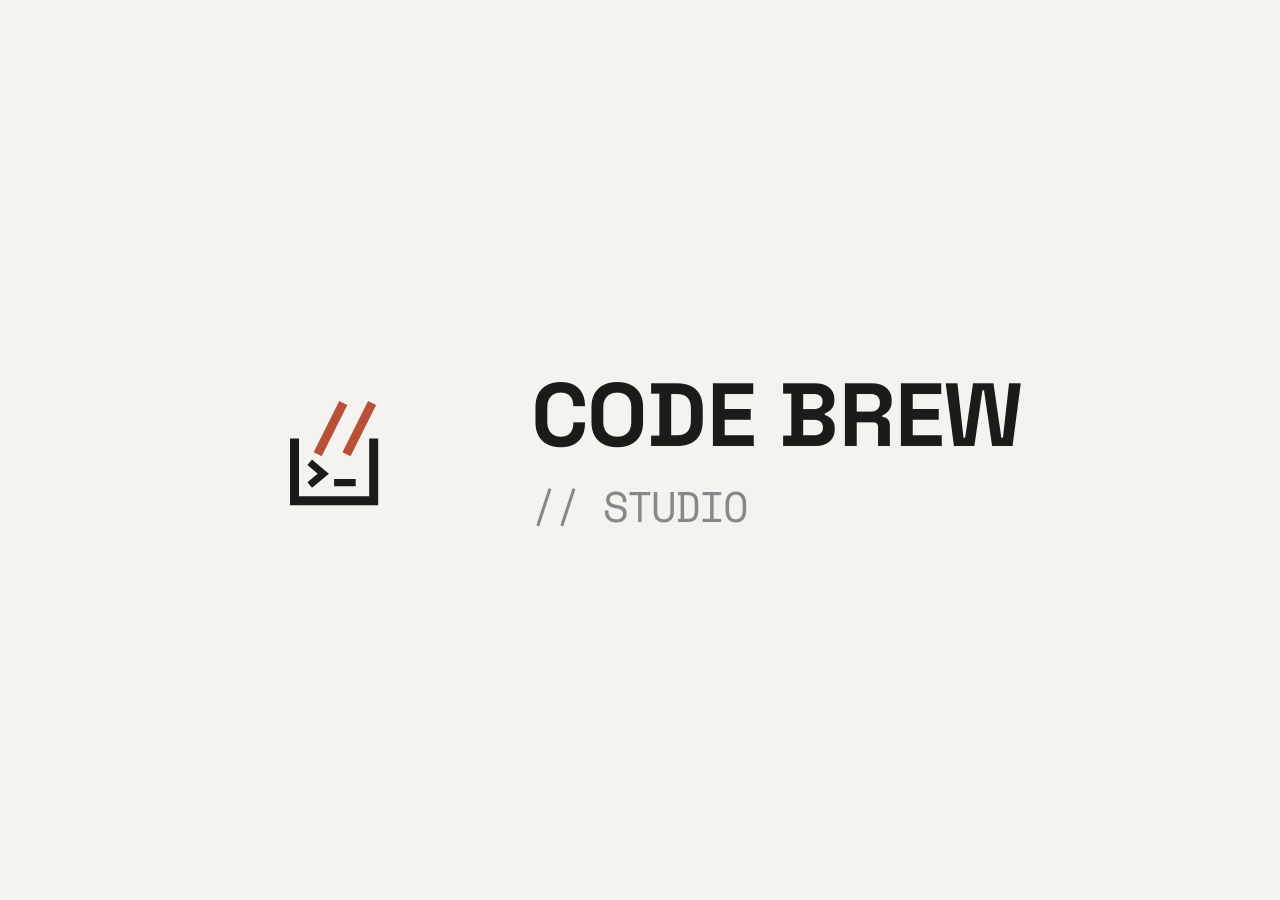
<file: logo-print.html>
<!DOCTYPE html>
<html>

<head>
  <link rel="preconnect" href="https://fonts.googleapis.com">
  <link rel="preconnect" href="https://fonts.gstatic.com" crossorigin>
  <link href="https://fonts.googleapis.com/css2?family=Space+Grotesk:wght@700&family=Space+Mono&display=swap"
    rel="stylesheet">
  <style>
    body {
      display: flex;
      justify-content: center;
      align-items: center;
      height: 100vh;
      margin: 0;
      background-color: #F4F3EF;
      /* Your Bone background */
    }

    .brand-lockup {
      display: flex;
      align-items: center;
      gap: 2rem;
      /* Scaled up gap */
      transform: scale(4);
      /* Scales the logo up 400% for high-res capture */
    }

    .brand {
      font-family: 'Space Grotesk', sans-serif;
      font-weight: 700;
      color: #1C1B1A;
      font-size: 1.4rem;
      line-height: 0.85;
      margin: 0;
    }

    .mono {
      font-family: 'Space Mono', monospace;
      color: #888;
      font-size: 0.65rem;
      margin-top: 0.3rem;
    }
  </style>
</head>

<body>

  <div class="brand-lockup">
    <svg width="36" height="36" viewBox="0 0 40 40" fill="none" xmlns="http://www.w3.org/2000/svg"
      style="flex-shrink: 0;">
      <path d="M 17 20 L 23 8 M 25 20 L 31 8" stroke="#B85038" stroke-width="2.5" stroke-linecap="square" />
      <path d="M 10 18 L 10 34 L 32 34 L 32 18" stroke="#1C1B1A" stroke-width="2.5" stroke-linecap="square"
        stroke-linejoin="miter" />
      <path d="M 15 24 L 18 26.5 L 15 29" stroke="#1C1B1A" stroke-width="2" stroke-linecap="square"
        stroke-linejoin="miter" />
      <line x1="21" y1="29" x2="27" y2="29" stroke="#1C1B1A" stroke-width="2" />
    </svg>

    <div style="display: flex; flex-direction: column; justify-content: center; transform: translateY(2px);">
      <span class="brand">CODE BREW</span>
      <span class="mono">// STUDIO</span>
    </div>
  </div>

</body>

</html>
</file>
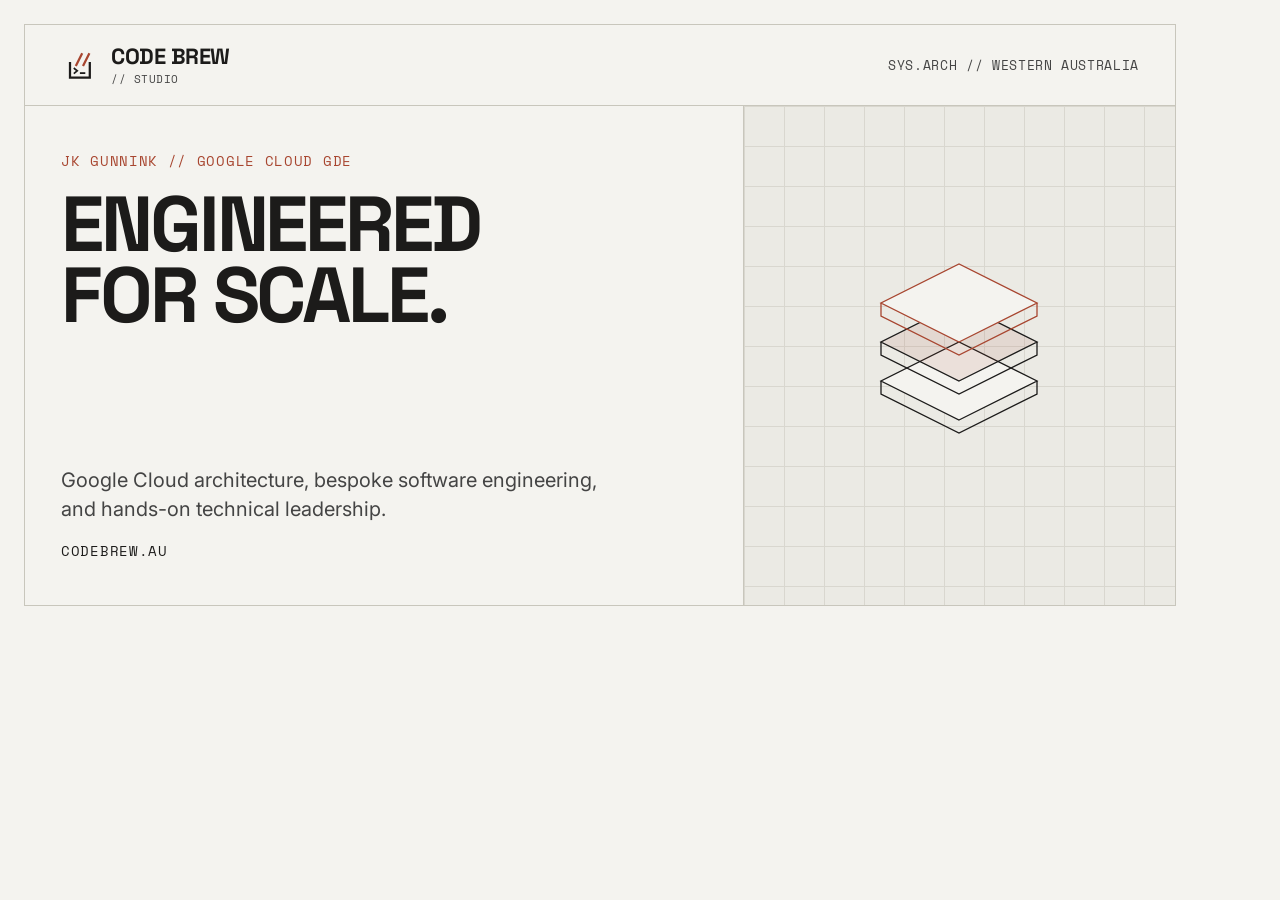
<file: docs/og-card.html>
<!DOCTYPE html>
<html lang="en-AU">

<head>
  <meta charset="UTF-8">
  <meta name="viewport" content="width=1200, initial-scale=1.0">
  <title>Code Brew Studio OG Card</title>
  <link rel="preconnect" href="https://fonts.googleapis.com">
  <link rel="preconnect" href="https://fonts.gstatic.com" crossorigin>
  <link
    href="https://fonts.googleapis.com/css2?family=Inter:wght@400;700&family=Space+Grotesk:wght@700&family=Space+Mono&display=swap"
    rel="stylesheet">
  <style>
    :root {
      --bg: #f4f3ef;
      --text: #1c1b1a;
      --softened-text: #444;
      --border: #c8c6bc;
      --accent: #a84630;
      --hover: #ebeae4;
    }

    * {
      margin: 0;
      padding: 0;
      box-sizing: border-box;
    }

    html,
    body {
      width: 1200px;
      height: 630px;
      overflow: hidden;
      background: var(--bg);
      color: var(--text);
      font-family: "Inter", sans-serif;
      -webkit-font-smoothing: antialiased;
    }

    body {
      padding: 24px;
      display: flex;
    }

    .card {
      width: 100%;
      height: 100%;
      border: 1px solid var(--border);
      display: flex;
      flex-direction: column;
    }

    .top-bar {
      border-bottom: 1px solid var(--border);
      padding: 20px 36px;
      display: flex;
      justify-content: space-between;
      align-items: center;
    }

    .brand-lockup {
      display: flex;
      align-items: center;
      gap: 14px;
    }

    .brand-text {
      display: flex;
      flex-direction: column;
      justify-content: center;
      transform: translateY(2px);
    }

    .brand {
      font-family: "Space Grotesk", sans-serif;
      font-weight: 700;
      font-size: 22px;
      line-height: 0.85;
      letter-spacing: -0.02em;
      text-transform: uppercase;
    }

    .brand-sub {
      font-family: "Space Mono", monospace;
      font-size: 11px;
      letter-spacing: 0.05em;
      text-transform: uppercase;
      color: var(--softened-text);
      margin-top: 5px;
    }

    .meta-tag {
      font-family: "Space Mono", monospace;
      font-size: 13px;
      letter-spacing: 0.05em;
      text-transform: uppercase;
      color: var(--softened-text);
    }

    .main-grid {
      display: grid;
      grid-template-columns: 1.25fr 0.75fr;
      flex: 1;
      min-height: 0;
    }

    .left {
      border-right: 1px solid var(--border);
      padding: 44px 36px;
      display: flex;
      flex-direction: column;
      justify-content: space-between;
    }

    .eyebrow {
      font-family: "Space Mono", monospace;
      font-size: 14px;
      letter-spacing: 0.05em;
      text-transform: uppercase;
      color: var(--accent);
    }

    h1 {
      font-family: "Space Grotesk", sans-serif;
      font-weight: 700;
      font-size: 78px;
      line-height: 0.92;
      letter-spacing: -0.04em;
      text-transform: uppercase;
      color: var(--text);
      margin-top: 18px;
    }

    .desc {
      font-size: 20px;
      line-height: 1.45;
      color: var(--softened-text);
      max-width: 560px;
    }

    .domain {
      font-family: "Space Mono", monospace;
      font-size: 14px;
      letter-spacing: 0.05em;
      text-transform: uppercase;
      color: var(--text);
      margin-top: 16px;
    }

    .right {
      background: var(--hover);
      position: relative;
      overflow: hidden;
      display: flex;
      align-items: center;
      justify-content: center;
    }

    .grid-bg {
      position: absolute;
      inset: 0;
      background-image: linear-gradient(var(--border) 1px, transparent 1px), linear-gradient(90deg, var(--border) 1px, transparent 1px);
      background-size: 40px 40px;
      opacity: 0.5;
    }

    .hero-svg {
      position: relative;
      z-index: 1;
      overflow: visible;
    }
  </style>
</head>

<body>
  <div class="card">
    <div class="top-bar">
      <div class="brand-lockup">
        <svg width="36" height="36" viewBox="0 0 40 40" fill="none" xmlns="http://www.w3.org/2000/svg">
          <path d="M 17 20 L 23 8 M 25 20 L 31 8" stroke="#a84630" stroke-width="2.5" stroke-linecap="square" />
          <path d="M 10 18 L 10 34 L 32 34 L 32 18" stroke="#1c1b1a" stroke-width="2.5" stroke-linecap="square"
            stroke-linejoin="miter" />
          <path d="M 15 24 L 18 26.5 L 15 29" stroke="#1c1b1a" stroke-width="2" stroke-linecap="square"
            stroke-linejoin="miter" />
          <line x1="21" y1="29" x2="27" y2="29" stroke="#1c1b1a" stroke-width="2" />
        </svg>
        <div class="brand-text">
          <span class="brand">CODE BREW</span>
          <span class="brand-sub">// STUDIO</span>
        </div>
      </div>
      <span class="meta-tag">SYS.ARCH // WESTERN AUSTRALIA</span>
    </div>

    <div class="main-grid">
      <div class="left">
        <div>
          <span class="eyebrow">JK GUNNINK // GOOGLE CLOUD GDE</span>
          <h1>ENGINEERED<br>FOR SCALE.</h1>
        </div>
        <div>
          <p class="desc">Google Cloud architecture, bespoke software engineering, and hands-on technical leadership.</p>
          <p class="domain">CODEBREW.AU</p>
        </div>
      </div>

      <div class="right">
        <div class="grid-bg"></div>
        <svg width="260" height="260" viewBox="0 0 100 100" class="hero-svg">
          <g>
            <path d="M50 75 L80 60 L50 45 L20 60 Z" fill="#f4f3ef" stroke="#1c1b1a" stroke-width="0.5" />
            <path d="M20 60 L20 65 L50 80 L80 65 L80 60" fill="none" stroke="#1c1b1a" stroke-width="0.5" />
          </g>
          <g>
            <path d="M50 60 L80 45 L50 30 L20 45 Z" fill="#a84630" stroke="#1c1b1a" stroke-width="0.5"
              opacity="0.1" />
            <path d="M50 60 L80 45 L50 30 L20 45 Z" fill="none" stroke="#1c1b1a" stroke-width="0.5" />
            <path d="M20 45 L20 50 L50 65 L80 50 L80 45" fill="none" stroke="#1c1b1a" stroke-width="0.5" />
          </g>
          <g>
            <path d="M50 45 L80 30 L50 15 L20 30 Z" fill="#f4f3ef" stroke="#a84630" stroke-width="0.5" />
            <path d="M20 30 L20 35 L50 50 L80 35 L80 30" fill="none" stroke="#a84630" stroke-width="0.5" />
          </g>
        </svg>
      </div>
    </div>
  </div>
</body>

</html>
</file>
